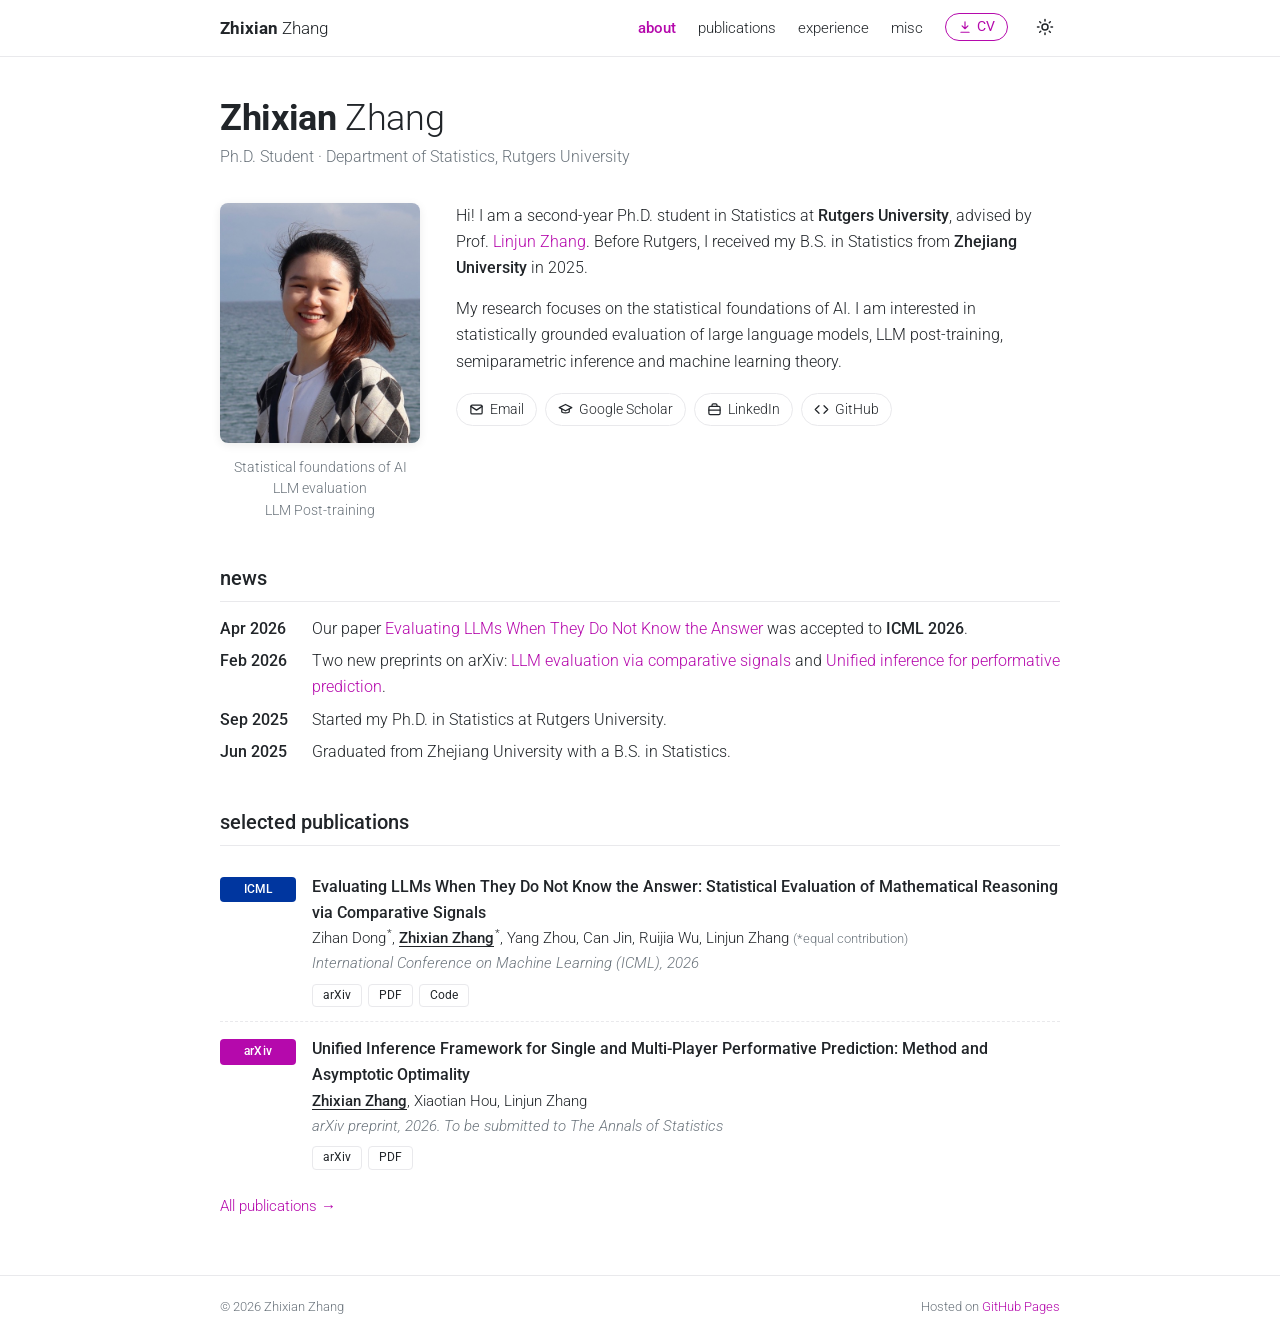
<file: index.html>
<!doctype html>
<html lang="en">
<head>
<meta charset="utf-8">
<meta name="viewport" content="width=device-width, initial-scale=1">
<title>Zhixian Zhang</title>
<meta name="description" content="Personal homepage of Zhixian Zhang: Ph.D. student in Statistics at Rutgers University, working on the statistical foundations of AI.">
<link rel="icon" href="/assets/img/favicon.svg" type="image/svg+xml">
<link rel="preconnect" href="https://fonts.googleapis.com">
<link rel="preconnect" href="https://fonts.gstatic.com" crossorigin>
<link rel="stylesheet" href="https://fonts.googleapis.com/css2?family=Roboto:wght@300;400;500;700&family=Roboto+Mono:wght@400&display=swap">
<link rel="stylesheet" href="/assets/css/style.css">
<script>
  (function () {
    var t; try { t = localStorage.getItem("theme"); } catch (e) {}
    if (!t) t = window.matchMedia && matchMedia("(prefers-color-scheme: dark)").matches ? "dark" : "light";
    document.documentElement.setAttribute("data-theme", t);
  })();
</script>
</head>
<body>
<header class="site-header">
  <nav class="container nav" aria-label="Main">
    <a class="brand" href="/"><b>Zhixian</b> Zhang</a>
    <button class="icon-btn menu-toggle" aria-label="Open menu" aria-expanded="false">
      <svg viewBox="0 0 24 24" fill="none" stroke="currentColor" stroke-width="2" stroke-linecap="round"><path d="M4 6h16M4 12h16M4 18h16"/></svg>
    </button>
    <ul class="menu">
      <li><a href="/" class="active" aria-current="page">about</a></li>
      <li><a href="/publications.html">publications</a></li>
      <li><a href="/experience.html">experience</a></li>
      <li><a href="/misc.html">misc</a></li>
      <li><a class="nav-cv" href="/assets/cv.pdf" download="Zhixian_Zhang_CV.pdf"><svg viewBox="0 0 24 24" fill="none" stroke="currentColor" stroke-width="2" stroke-linecap="round" stroke-linejoin="round"><path d="M12 3v12M7 10l5 5 5-5M5 21h14"/></svg>CV</a></li>
      <li class="theme-item">
        <button class="icon-btn theme-toggle" aria-label="Switch light / dark mode">
          <svg class="sun" viewBox="0 0 24 24" fill="none" stroke="currentColor" stroke-width="2" stroke-linecap="round"><circle cx="12" cy="12" r="4"/><path d="M12 2v2M12 20v2M4.9 4.9l1.4 1.4M17.7 17.7l1.4 1.4M2 12h2M20 12h2M4.9 19.1l1.4-1.4M17.7 6.3l1.4-1.4"/></svg>
          <svg class="moon" viewBox="0 0 24 24" fill="none" stroke="currentColor" stroke-width="2" stroke-linecap="round" stroke-linejoin="round"><path d="M21 12.8A9 9 0 1 1 11.2 3a7 7 0 0 0 9.8 9.8z"/></svg>
        </button>
      </li>
    </ul>
  </nav>
</header>

<main class="container">
  <h1 class="page-title"><b>Zhixian</b> Zhang</h1>
  <p class="page-desc">Ph.D. Student · Department of Statistics, Rutgers University</p>

  <div class="profile">
    <aside class="profile-side">
      <img class="avatar" src="/assets/img/avatar.jpg" alt="Photo of Zhixian Zhang" width="200" height="240">
      <div class="profile-meta">Statistical foundations of AI<br>LLM evaluation<br>LLM Post-training</div>
    </aside>

    <section class="profile-main">
      <p>Hi! I am a second-year Ph.D. student in Statistics at <b>Rutgers University</b>, advised by Prof. <a href="https://linjunz.github.io/">Linjun Zhang</a>. Before Rutgers, I received my B.S. in Statistics from <b>Zhejiang University</b> in 2025.</p>
      <p>My research focuses on the statistical foundations of AI. I am interested in statistically grounded evaluation of large language models, LLM post-training, semiparametric inference and machine learning theory.</p>
      <div class="links">
        <a href="mailto:zhixian.zhang@rutgers.edu"><svg viewBox="0 0 24 24" fill="none" stroke="currentColor" stroke-width="2" stroke-linecap="round" stroke-linejoin="round"><rect x="3" y="5" width="18" height="14" rx="2"/><path d="m3 7 9 6 9-6"/></svg>Email</a>
        <a href="https://scholar.google.com/citations?user=o0DkeFkAAAAJ&amp;hl=en"><svg viewBox="0 0 24 24" fill="none" stroke="currentColor" stroke-width="2" stroke-linecap="round" stroke-linejoin="round"><path d="M2 9l10-5 10 5-10 5z"/><path d="M6 11v5c3 2 9 2 12 0v-5"/></svg>Google Scholar</a>
        <a href="https://www.linkedin.com/in/zhixian-zhang-3ba7842a6/"><svg viewBox="0 0 24 24" fill="none" stroke="currentColor" stroke-width="2" stroke-linecap="round" stroke-linejoin="round"><rect x="3" y="7" width="18" height="13" rx="2"/><path d="M8 7V5a2 2 0 0 1 2-2h4a2 2 0 0 1 2 2v2M3 13h18"/></svg>LinkedIn</a>
        <a href="https://github.com/zhizhixian"><svg viewBox="0 0 24 24" fill="none" stroke="currentColor" stroke-width="2" stroke-linecap="round" stroke-linejoin="round"><path d="m8 6-6 6 6 6M16 6l6 6-6 6"/></svg>GitHub</a>
      </div>
    </section>
  </div>

  <h2 class="section">news</h2>
  <dl class="news">
    <dt>Apr 2026</dt><dd>Our paper <a href="https://arxiv.org/abs/2602.03061">Evaluating LLMs When They Do Not Know the Answer</a> was accepted to <b>ICML 2026</b>.</dd>
    <dt>Feb 2026</dt><dd>Two new preprints on arXiv: <a href="https://arxiv.org/abs/2602.03061">LLM evaluation via comparative signals</a> and <a href="https://arxiv.org/abs/2602.03049">Unified inference for performative prediction</a>.</dd>
    <dt>Sep 2025</dt><dd>Started my Ph.D. in Statistics at Rutgers University.</dd>
    <dt>Jun 2025</dt><dd>Graduated from Zhejiang University with a B.S. in Statistics.</dd>
  </dl>

  <h2 class="section">selected publications</h2>
  <ul class="pubs">
      <li class="pub">
        <span class="abbr">ICML</span>
        <div class="pub-body">
          <div class="pub-title">Evaluating LLMs When They Do Not Know the Answer: Statistical Evaluation of Mathematical Reasoning via Comparative Signals</div>
          <div class="pub-authors">Zihan Dong<sup>*</sup>, <span class="me">Zhixian Zhang</span><sup>*</sup>, Yang Zhou, Can Jin, Ruijia Wu, Linjun Zhang <span class="pub-note">(*equal contribution)</span></div>
          <div class="pub-venue">International Conference on Machine Learning (ICML), 2026</div>
          <div class="pub-btns"><a href="https://arxiv.org/abs/2602.03061">arXiv</a><a href="https://arxiv.org/pdf/2602.03061">PDF</a><a href="https://github.com/zihandong02/AI_evaluation">Code</a></div>
        </div>
      </li>
      <li class="pub">
        <span class="abbr preprint">arXiv</span>
        <div class="pub-body">
          <div class="pub-title">Unified Inference Framework for Single and Multi-Player Performative Prediction: Method and Asymptotic Optimality</div>
          <div class="pub-authors"><span class="me">Zhixian Zhang</span>, Xiaotian Hou, Linjun Zhang</div>
          <div class="pub-venue">arXiv preprint, 2026. To be submitted to <i>The Annals of Statistics</i></div>
          <div class="pub-btns"><a href="https://arxiv.org/abs/2602.03049">arXiv</a><a href="https://arxiv.org/pdf/2602.03049">PDF</a></div>
        </div>
      </li>
  </ul>
  <a class="more-link" href="/publications.html">All publications →</a>
</main>

<footer class="site-footer">
  <div class="container">
    <span>&copy; <span id="year">2026</span> Zhixian Zhang</span>
    <span>Hosted on <a href="https://pages.github.com">GitHub Pages</a></span>
  </div>
</footer>
<script src="/assets/js/main.js"></script>
</body>
</html>
</file>
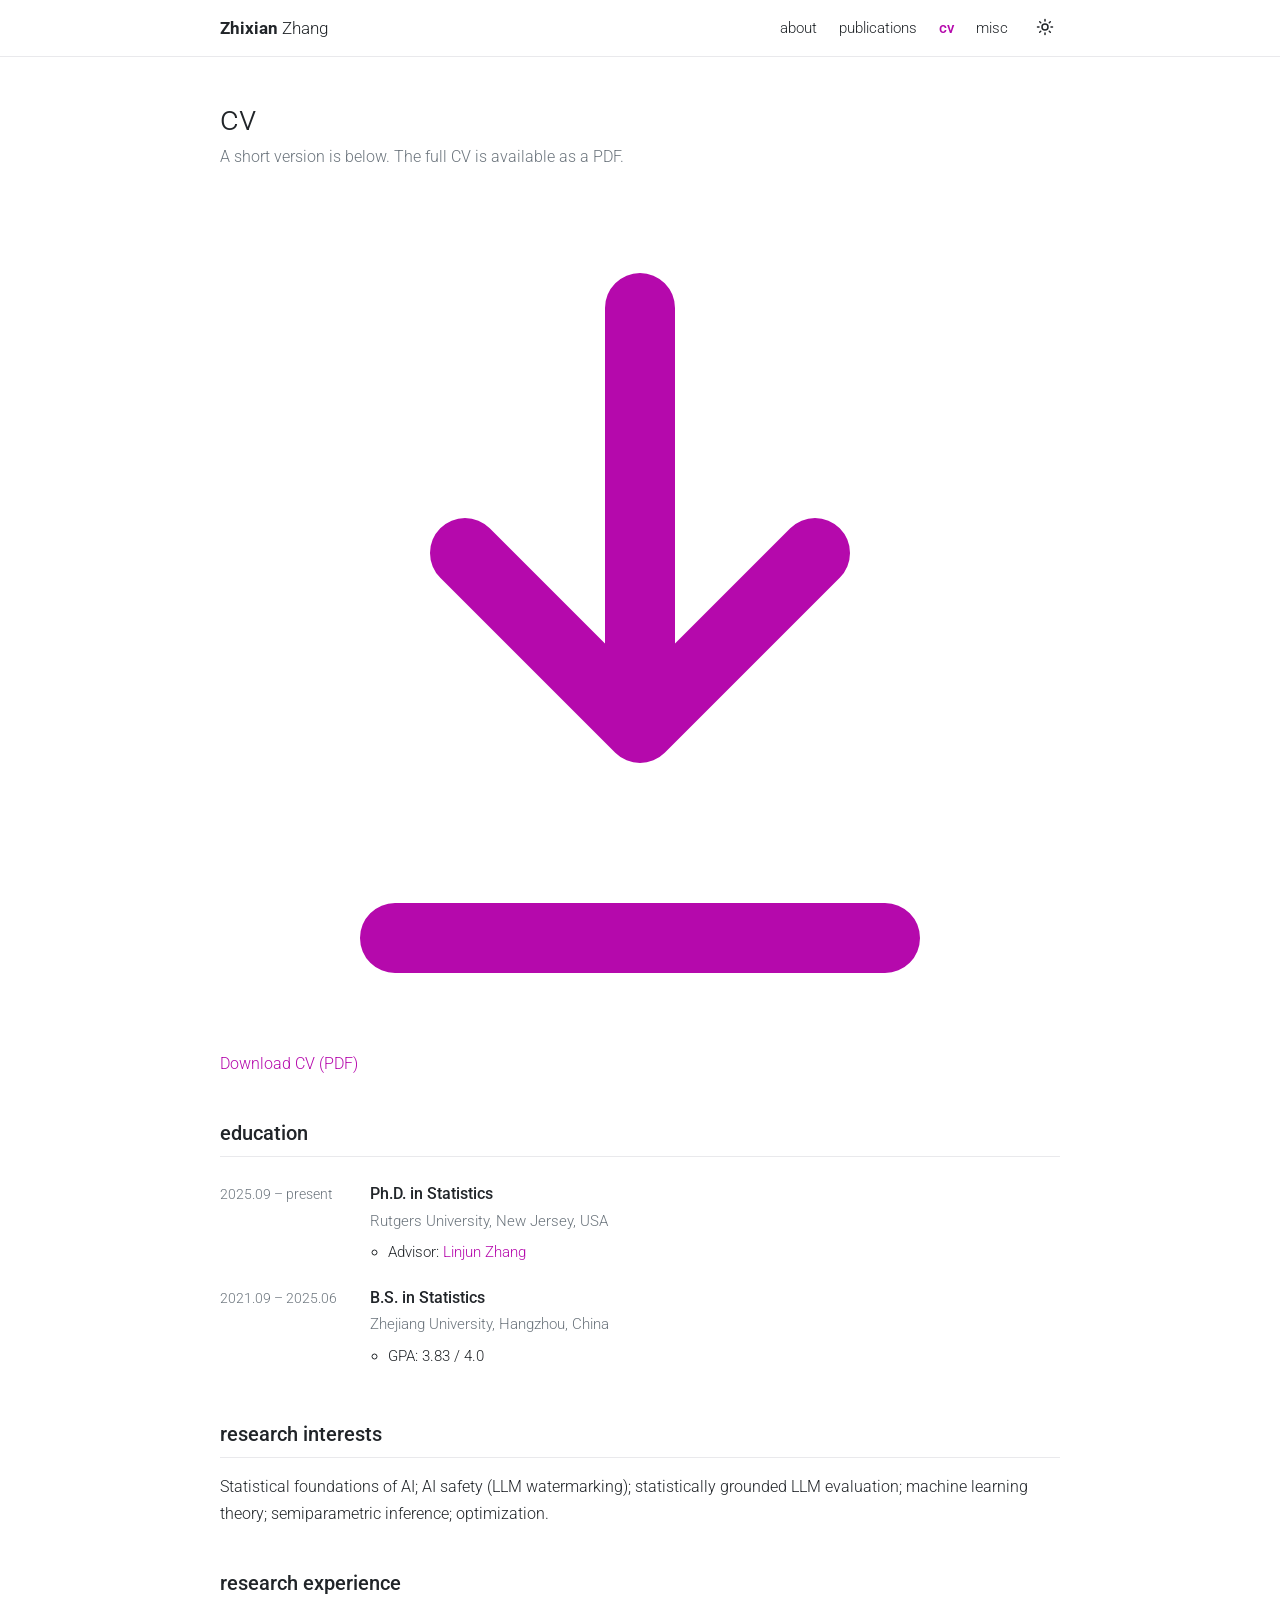
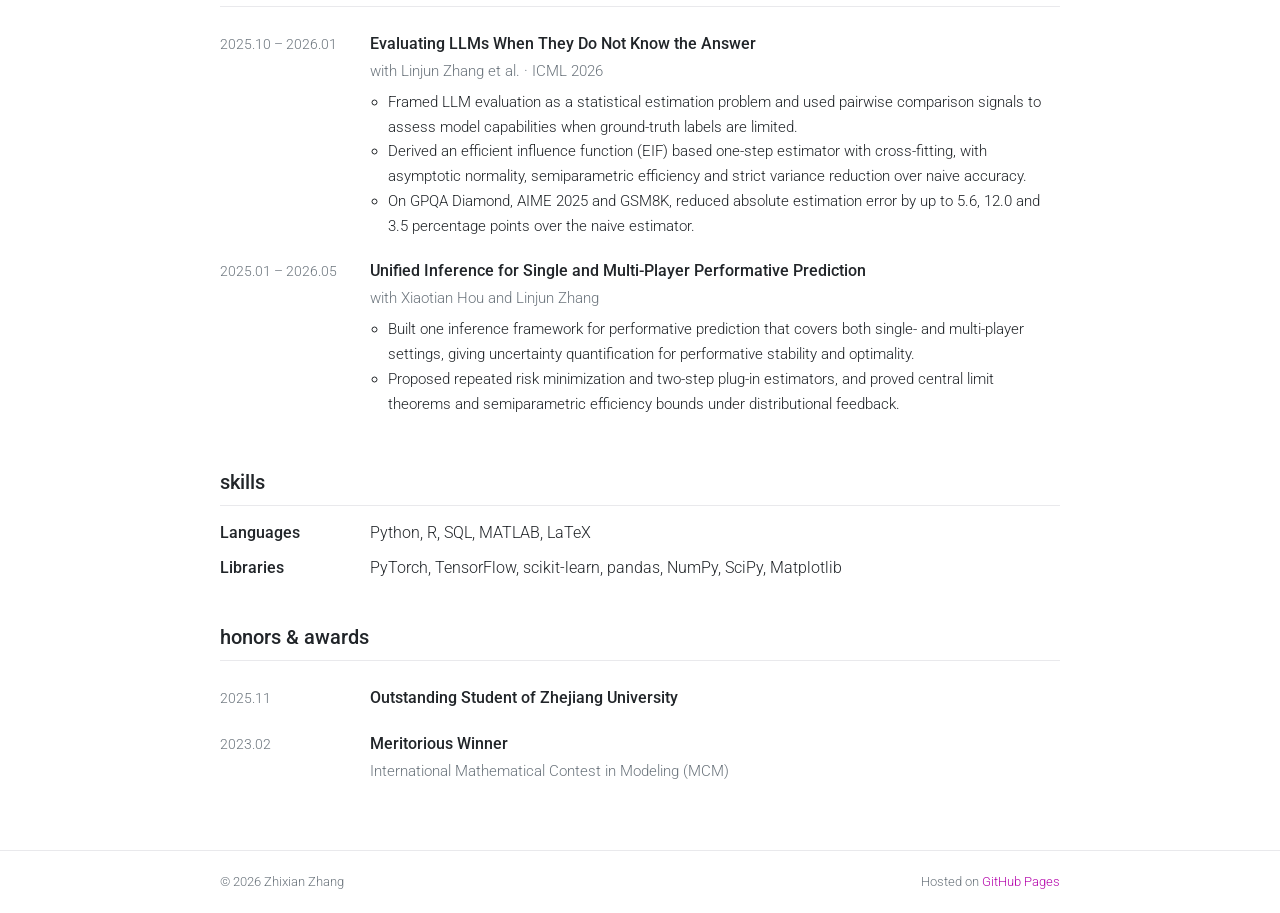
<file: cv.html>
<!doctype html>
<html lang="en">
<head>
<meta charset="utf-8">
<meta name="viewport" content="width=device-width, initial-scale=1">
<title>CV · Zhixian Zhang</title>
<meta name="description" content="Personal homepage of Zhixian Zhang: Ph.D. student in Statistics at Rutgers University, working on the statistical foundations of AI.">
<link rel="icon" href="/assets/img/favicon.svg" type="image/svg+xml">
<link rel="preconnect" href="https://fonts.googleapis.com">
<link rel="preconnect" href="https://fonts.gstatic.com" crossorigin>
<link rel="stylesheet" href="https://fonts.googleapis.com/css2?family=Roboto:wght@300;400;500;700&family=Roboto+Mono:wght@400&display=swap">
<link rel="stylesheet" href="/assets/css/style.css">
<script>
  (function () {
    var t; try { t = localStorage.getItem("theme"); } catch (e) {}
    if (!t) t = window.matchMedia && matchMedia("(prefers-color-scheme: dark)").matches ? "dark" : "light";
    document.documentElement.setAttribute("data-theme", t);
  })();
</script>
</head>
<body>
<header class="site-header">
  <nav class="container nav" aria-label="Main">
    <a class="brand" href="/"><b>Zhixian</b> Zhang</a>
    <button class="icon-btn menu-toggle" aria-label="Open menu" aria-expanded="false">
      <svg viewBox="0 0 24 24" fill="none" stroke="currentColor" stroke-width="2" stroke-linecap="round"><path d="M4 6h16M4 12h16M4 18h16"/></svg>
    </button>
    <ul class="menu">
      <li><a href="/">about</a></li>
      <li><a href="/publications.html">publications</a></li>
      <li><a href="/cv.html" class="active" aria-current="page">cv</a></li>
      <li><a href="/misc.html">misc</a></li>
      <li class="theme-item">
        <button class="icon-btn theme-toggle" aria-label="Switch light / dark mode">
          <svg class="sun" viewBox="0 0 24 24" fill="none" stroke="currentColor" stroke-width="2" stroke-linecap="round"><circle cx="12" cy="12" r="4"/><path d="M12 2v2M12 20v2M4.9 4.9l1.4 1.4M17.7 17.7l1.4 1.4M2 12h2M20 12h2M4.9 19.1l1.4-1.4M17.7 6.3l1.4-1.4"/></svg>
          <svg class="moon" viewBox="0 0 24 24" fill="none" stroke="currentColor" stroke-width="2" stroke-linecap="round" stroke-linejoin="round"><path d="M21 12.8A9 9 0 1 1 11.2 3a7 7 0 0 0 9.8 9.8z"/></svg>
        </button>
      </li>
    </ul>
  </nav>
</header>

<main class="container">
  <h1 class="page-title">cv</h1>
  <p class="page-desc">A short version is below. The full CV is available as a PDF.</p>
  <a class="cv-download" href="/assets/cv.pdf"><svg viewBox="0 0 24 24" fill="none" stroke="currentColor" stroke-width="2" stroke-linecap="round" stroke-linejoin="round"><path d="M12 3v12M7 10l5 5 5-5M5 21h14"/></svg>Download CV (PDF)</a>

  <h2 class="section">education</h2>
  <ul class="cv-list">
    <li class="cv-item"><div class="cv-when">2025.09 – present</div><div class="cv-what"><b>Ph.D. in Statistics</b><span>Rutgers University, New Jersey, USA</span><ul><li>Advisor: <a href="https://linjunz.github.io/">Linjun Zhang</a></li></ul></div></li>
    <li class="cv-item"><div class="cv-when">2021.09 – 2025.06</div><div class="cv-what"><b>B.S. in Statistics</b><span>Zhejiang University, Hangzhou, China</span><ul><li>GPA: 3.83 / 4.0</li></ul></div></li>
  </ul>

  <h2 class="section">research interests</h2>
  <p>Statistical foundations of AI; AI safety (LLM watermarking); statistically grounded LLM evaluation; machine learning theory; semiparametric inference; optimization.</p>

  <h2 class="section">research experience</h2>
  <ul class="cv-list">
    <li class="cv-item"><div class="cv-when">2025.10 – 2026.01</div><div class="cv-what"><b>Evaluating LLMs When They Do Not Know the Answer</b><span>with Linjun Zhang et al. · ICML 2026</span>
      <ul>
        <li>Framed LLM evaluation as a statistical estimation problem and used pairwise comparison signals to assess model capabilities when ground-truth labels are limited.</li>
        <li>Derived an efficient influence function (EIF) based one-step estimator with cross-fitting, with asymptotic normality, semiparametric efficiency and strict variance reduction over naive accuracy.</li>
        <li>On GPQA Diamond, AIME 2025 and GSM8K, reduced absolute estimation error by up to 5.6, 12.0 and 3.5 percentage points over the naive estimator.</li>
      </ul></div></li>
    <li class="cv-item"><div class="cv-when">2025.01 – 2026.05</div><div class="cv-what"><b>Unified Inference for Single and Multi-Player Performative Prediction</b><span>with Xiaotian Hou and Linjun Zhang</span>
      <ul>
        <li>Built one inference framework for performative prediction that covers both single- and multi-player settings, giving uncertainty quantification for performative stability and optimality.</li>
        <li>Proposed repeated risk minimization and two-step plug-in estimators, and proved central limit theorems and semiparametric efficiency bounds under distributional feedback.</li>
      </ul></div></li>
  </ul>

  <h2 class="section">skills</h2>
  <dl class="skills">
    <dt>Languages</dt><dd>Python, R, SQL, MATLAB, LaTeX</dd>
    <dt>Libraries</dt><dd>PyTorch, TensorFlow, scikit-learn, pandas, NumPy, SciPy, Matplotlib</dd>
  </dl>

  <h2 class="section">honors &amp; awards</h2>
  <ul class="cv-list">
    <li class="cv-item"><div class="cv-when">2025.11</div><div class="cv-what"><b>Outstanding Student of Zhejiang University</b></div></li>
    <li class="cv-item"><div class="cv-when">2023.02</div><div class="cv-what"><b>Meritorious Winner</b><span>International Mathematical Contest in Modeling (MCM)</span></div></li>
  </ul>
</main>

<footer class="site-footer">
  <div class="container">
    <span>&copy; <span id="year">2026</span> Zhixian Zhang</span>
    <span>Hosted on <a href="https://pages.github.com">GitHub Pages</a></span>
  </div>
</footer>
<script src="/assets/js/main.js"></script>
</body>
</html>
</file>
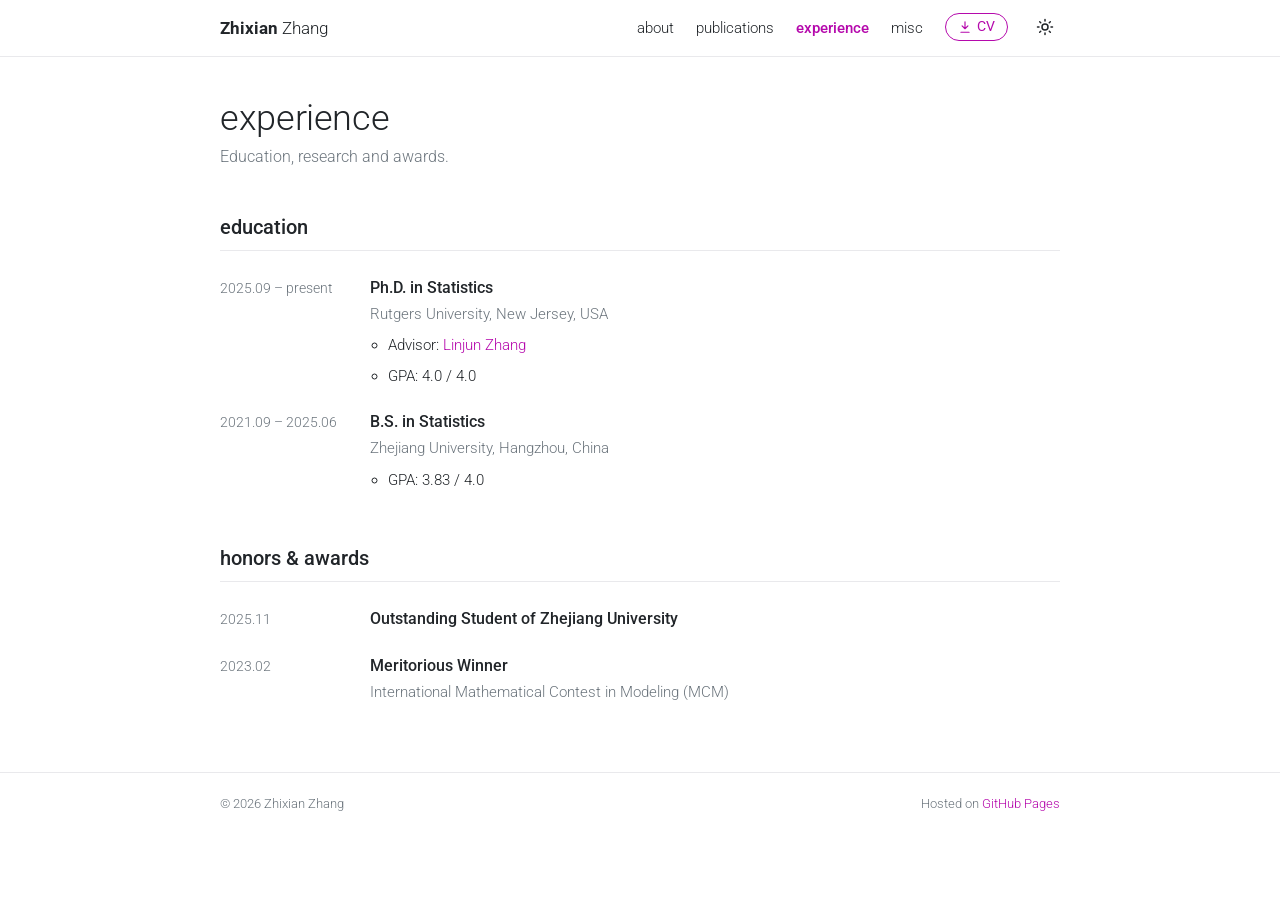
<file: experience.html>
<!doctype html>
<html lang="en">
<head>
<meta charset="utf-8">
<meta name="viewport" content="width=device-width, initial-scale=1">
<title>Experience · Zhixian Zhang</title>
<meta name="description" content="Personal homepage of Zhixian Zhang: Ph.D. student in Statistics at Rutgers University, working on the statistical foundations of AI.">
<link rel="icon" href="/assets/img/favicon.svg" type="image/svg+xml">
<link rel="preconnect" href="https://fonts.googleapis.com">
<link rel="preconnect" href="https://fonts.gstatic.com" crossorigin>
<link rel="stylesheet" href="https://fonts.googleapis.com/css2?family=Roboto:wght@300;400;500;700&family=Roboto+Mono:wght@400&display=swap">
<link rel="stylesheet" href="/assets/css/style.css">
<script>
  (function () {
    var t; try { t = localStorage.getItem("theme"); } catch (e) {}
    if (!t) t = window.matchMedia && matchMedia("(prefers-color-scheme: dark)").matches ? "dark" : "light";
    document.documentElement.setAttribute("data-theme", t);
  })();
</script>
</head>
<body>
<header class="site-header">
  <nav class="container nav" aria-label="Main">
    <a class="brand" href="/"><b>Zhixian</b> Zhang</a>
    <button class="icon-btn menu-toggle" aria-label="Open menu" aria-expanded="false">
      <svg viewBox="0 0 24 24" fill="none" stroke="currentColor" stroke-width="2" stroke-linecap="round"><path d="M4 6h16M4 12h16M4 18h16"/></svg>
    </button>
    <ul class="menu">
      <li><a href="/">about</a></li>
      <li><a href="/publications.html">publications</a></li>
      <li><a href="/experience.html" class="active" aria-current="page">experience</a></li>
      <li><a href="/misc.html">misc</a></li>
      <li><a class="nav-cv" href="/assets/cv.pdf" download="Zhixian_Zhang_CV.pdf"><svg viewBox="0 0 24 24" fill="none" stroke="currentColor" stroke-width="2" stroke-linecap="round" stroke-linejoin="round"><path d="M12 3v12M7 10l5 5 5-5M5 21h14"/></svg>CV</a></li>
      <li class="theme-item">
        <button class="icon-btn theme-toggle" aria-label="Switch light / dark mode">
          <svg class="sun" viewBox="0 0 24 24" fill="none" stroke="currentColor" stroke-width="2" stroke-linecap="round"><circle cx="12" cy="12" r="4"/><path d="M12 2v2M12 20v2M4.9 4.9l1.4 1.4M17.7 17.7l1.4 1.4M2 12h2M20 12h2M4.9 19.1l1.4-1.4M17.7 6.3l1.4-1.4"/></svg>
          <svg class="moon" viewBox="0 0 24 24" fill="none" stroke="currentColor" stroke-width="2" stroke-linecap="round" stroke-linejoin="round"><path d="M21 12.8A9 9 0 1 1 11.2 3a7 7 0 0 0 9.8 9.8z"/></svg>
        </button>
      </li>
    </ul>
  </nav>
</header>

<main class="container">
  <h1 class="page-title">experience</h1>
  <p class="page-desc">Education, research and awards.</p>

  <h2 class="section">education</h2>
  <ul class="cv-list">
    <li class="cv-item"><div class="cv-when">2025.09 – present</div><div class="cv-what"><b>Ph.D. in Statistics</b><span>Rutgers University, New Jersey, USA</span><ul><li>Advisor: <a href="https://linjunz.github.io/">Linjun Zhang</a></li></ul><ul><li>GPA: 4.0 / 4.0</li></ul></div></li>
    <li class="cv-item"><div class="cv-when">2021.09 – 2025.06</div><div class="cv-what"><b>B.S. in Statistics</b><span>Zhejiang University, Hangzhou, China</span><ul><li>GPA: 3.83 / 4.0</li></ul></div></li>
  </ul>

  <h2 class="section">honors &amp; awards</h2>
  <ul class="cv-list">
    <li class="cv-item"><div class="cv-when">2025.11</div><div class="cv-what"><b>Outstanding Student of Zhejiang University</b></div></li>
    <li class="cv-item"><div class="cv-when">2023.02</div><div class="cv-what"><b>Meritorious Winner</b><span>International Mathematical Contest in Modeling (MCM)</span></div></li>
  </ul>
</main>

<footer class="site-footer">
  <div class="container">
    <span>&copy; <span id="year">2026</span> Zhixian Zhang</span>
    <span>Hosted on <a href="https://pages.github.com">GitHub Pages</a></span>
  </div>
</footer>
<script src="/assets/js/main.js"></script>
</body>
</html>
</file>
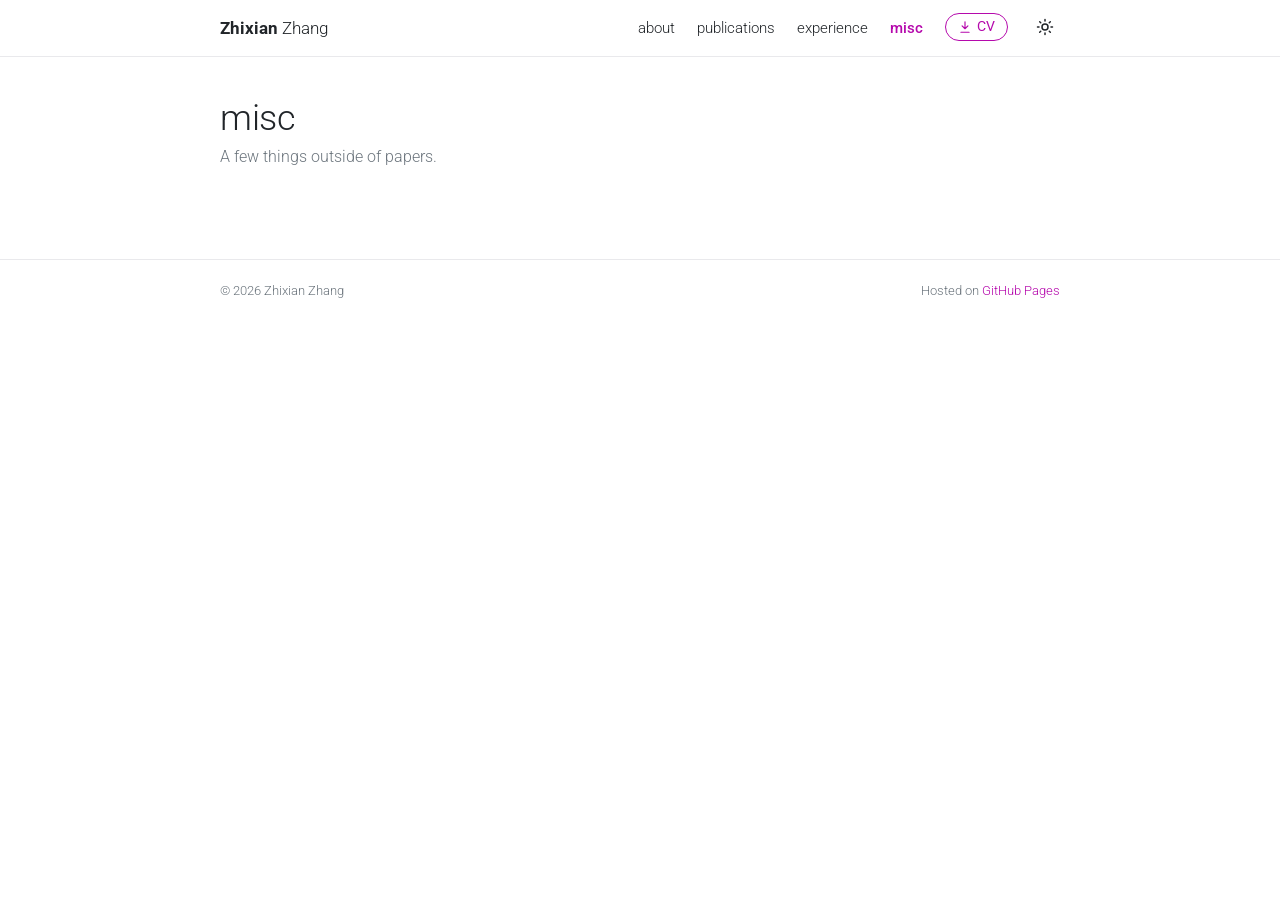
<file: misc.html>
<!doctype html>
<html lang="en">
<head>
<meta charset="utf-8">
<meta name="viewport" content="width=device-width, initial-scale=1">
<title>Misc · Zhixian Zhang</title>
<meta name="description" content="Personal homepage of Zhixian Zhang: Ph.D. student in Statistics at Rutgers University, working on the statistical foundations of AI.">
<link rel="icon" href="/assets/img/favicon.svg" type="image/svg+xml">
<link rel="preconnect" href="https://fonts.googleapis.com">
<link rel="preconnect" href="https://fonts.gstatic.com" crossorigin>
<link rel="stylesheet" href="https://fonts.googleapis.com/css2?family=Roboto:wght@300;400;500;700&family=Roboto+Mono:wght@400&display=swap">
<link rel="stylesheet" href="/assets/css/style.css">
<script>
  (function () {
    var t; try { t = localStorage.getItem("theme"); } catch (e) {}
    if (!t) t = window.matchMedia && matchMedia("(prefers-color-scheme: dark)").matches ? "dark" : "light";
    document.documentElement.setAttribute("data-theme", t);
  })();
</script>
</head>
<body>
<header class="site-header">
  <nav class="container nav" aria-label="Main">
    <a class="brand" href="/"><b>Zhixian</b> Zhang</a>
    <button class="icon-btn menu-toggle" aria-label="Open menu" aria-expanded="false">
      <svg viewBox="0 0 24 24" fill="none" stroke="currentColor" stroke-width="2" stroke-linecap="round"><path d="M4 6h16M4 12h16M4 18h16"/></svg>
    </button>
    <ul class="menu">
      <li><a href="/">about</a></li>
      <li><a href="/publications.html">publications</a></li>
      <li><a href="/experience.html">experience</a></li>
      <li><a href="/misc.html" class="active" aria-current="page">misc</a></li>
      <li><a class="nav-cv" href="/assets/cv.pdf" download="Zhixian_Zhang_CV.pdf"><svg viewBox="0 0 24 24" fill="none" stroke="currentColor" stroke-width="2" stroke-linecap="round" stroke-linejoin="round"><path d="M12 3v12M7 10l5 5 5-5M5 21h14"/></svg>CV</a></li>
      <li class="theme-item">
        <button class="icon-btn theme-toggle" aria-label="Switch light / dark mode">
          <svg class="sun" viewBox="0 0 24 24" fill="none" stroke="currentColor" stroke-width="2" stroke-linecap="round"><circle cx="12" cy="12" r="4"/><path d="M12 2v2M12 20v2M4.9 4.9l1.4 1.4M17.7 17.7l1.4 1.4M2 12h2M20 12h2M4.9 19.1l1.4-1.4M17.7 6.3l1.4-1.4"/></svg>
          <svg class="moon" viewBox="0 0 24 24" fill="none" stroke="currentColor" stroke-width="2" stroke-linecap="round" stroke-linejoin="round"><path d="M21 12.8A9 9 0 1 1 11.2 3a7 7 0 0 0 9.8 9.8z"/></svg>
        </button>
      </li>
    </ul>
  </nav>
</header>

<main class="container">
  <h1 class="page-title">misc</h1>
  <p class="page-desc">A few things outside of papers.</p>
  
  <!-- To add a section about life outside research, uncomment and edit:
  <h2 class="section">beyond research</h2>
  <p>Hobbies, sports, books, places you have been...</p>
  -->
</main>

<footer class="site-footer">
  <div class="container">
    <span>&copy; <span id="year">2026</span> Zhixian Zhang</span>
    <span>Hosted on <a href="https://pages.github.com">GitHub Pages</a></span>
  </div>
</footer>
<script src="/assets/js/main.js"></script>
</body>
</html>
</file>
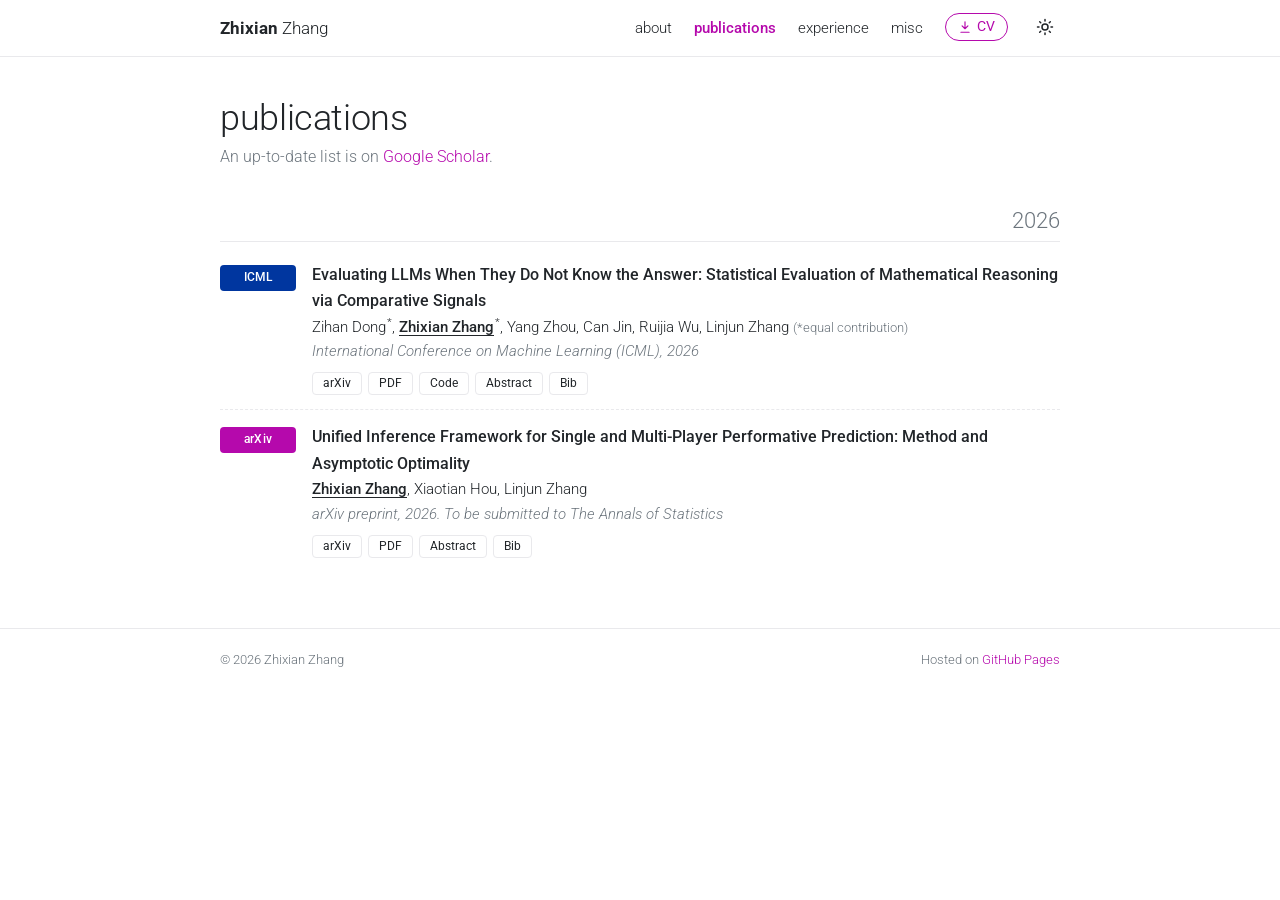
<file: publications.html>
<!doctype html>
<html lang="en">
<head>
<meta charset="utf-8">
<meta name="viewport" content="width=device-width, initial-scale=1">
<title>Publications · Zhixian Zhang</title>
<meta name="description" content="Personal homepage of Zhixian Zhang: Ph.D. student in Statistics at Rutgers University, working on the statistical foundations of AI.">
<link rel="icon" href="/assets/img/favicon.svg" type="image/svg+xml">
<link rel="preconnect" href="https://fonts.googleapis.com">
<link rel="preconnect" href="https://fonts.gstatic.com" crossorigin>
<link rel="stylesheet" href="https://fonts.googleapis.com/css2?family=Roboto:wght@300;400;500;700&family=Roboto+Mono:wght@400&display=swap">
<link rel="stylesheet" href="/assets/css/style.css">
<script>
  (function () {
    var t; try { t = localStorage.getItem("theme"); } catch (e) {}
    if (!t) t = window.matchMedia && matchMedia("(prefers-color-scheme: dark)").matches ? "dark" : "light";
    document.documentElement.setAttribute("data-theme", t);
  })();
</script>
</head>
<body>
<header class="site-header">
  <nav class="container nav" aria-label="Main">
    <a class="brand" href="/"><b>Zhixian</b> Zhang</a>
    <button class="icon-btn menu-toggle" aria-label="Open menu" aria-expanded="false">
      <svg viewBox="0 0 24 24" fill="none" stroke="currentColor" stroke-width="2" stroke-linecap="round"><path d="M4 6h16M4 12h16M4 18h16"/></svg>
    </button>
    <ul class="menu">
      <li><a href="/">about</a></li>
      <li><a href="/publications.html" class="active" aria-current="page">publications</a></li>
      <li><a href="/experience.html">experience</a></li>
      <li><a href="/misc.html">misc</a></li>
      <li><a class="nav-cv" href="/assets/cv.pdf" download="Zhixian_Zhang_CV.pdf"><svg viewBox="0 0 24 24" fill="none" stroke="currentColor" stroke-width="2" stroke-linecap="round" stroke-linejoin="round"><path d="M12 3v12M7 10l5 5 5-5M5 21h14"/></svg>CV</a></li>
      <li class="theme-item">
        <button class="icon-btn theme-toggle" aria-label="Switch light / dark mode">
          <svg class="sun" viewBox="0 0 24 24" fill="none" stroke="currentColor" stroke-width="2" stroke-linecap="round"><circle cx="12" cy="12" r="4"/><path d="M12 2v2M12 20v2M4.9 4.9l1.4 1.4M17.7 17.7l1.4 1.4M2 12h2M20 12h2M4.9 19.1l1.4-1.4M17.7 6.3l1.4-1.4"/></svg>
          <svg class="moon" viewBox="0 0 24 24" fill="none" stroke="currentColor" stroke-width="2" stroke-linecap="round" stroke-linejoin="round"><path d="M21 12.8A9 9 0 1 1 11.2 3a7 7 0 0 0 9.8 9.8z"/></svg>
        </button>
      </li>
    </ul>
  </nav>
</header>

<main class="container">
  <h1 class="page-title">publications</h1>
  <p class="page-desc">An up-to-date list is on <a href="https://scholar.google.com/citations?user=o0DkeFkAAAAJ&amp;hl=en">Google Scholar</a>.</p>
  <!-- To add a paper: copy a <li class="pub"> block and give its Abstract/Bib ids a new unique name. -->

  <section class="pub-year">
    <h3>2026</h3>
    <ul class="pubs">
      <li class="pub">
        <span class="abbr">ICML</span>
        <div class="pub-body">
          <div class="pub-title">Evaluating LLMs When They Do Not Know the Answer: Statistical Evaluation of Mathematical Reasoning via Comparative Signals</div>
          <div class="pub-authors">Zihan Dong<sup>*</sup>, <span class="me">Zhixian Zhang</span><sup>*</sup>, Yang Zhou, Can Jin, Ruijia Wu, Linjun Zhang <span class="pub-note">(*equal contribution)</span></div>
          <div class="pub-venue">International Conference on Machine Learning (ICML), 2026</div>
          <div class="pub-btns"><a href="https://arxiv.org/abs/2602.03061">arXiv</a><a href="https://arxiv.org/pdf/2602.03061">PDF</a><a href="https://github.com/zihandong02/AI_evaluation">Code</a><button type="button" data-toggle="icml26-abs">Abstract</button><button type="button" data-toggle="icml26-bib">Bib</button></div>
          <div class="pub-extra" id="icml26-abs" hidden><p>Evaluating mathematical reasoning in LLMs is constrained by limited benchmark sizes and inherent model stochasticity, yielding high-variance accuracy estimates and unstable rankings across platforms. On difficult problems, an LLM may fail to produce a correct final answer, yet still provide reliable pairwise comparison signals indicating which of two candidate solutions is better. We leverage this observation to design a statistically efficient evaluation framework that combines standard labeled outcomes with pairwise comparison signals obtained by having models judge auxiliary reasoning chains. Treating these comparison signals as control variates, we develop a semiparametric estimator based on the efficient influence function (EIF) for the setting where auxiliary reasoning chains are observed. This yields a one-step estimator that achieves the semiparametric efficiency bound, guarantees strict variance reduction over naive sample averaging, and admits asymptotic normality for principled uncertainty quantification. Across simulations, our one-step estimator substantially improves ranking accuracy, with gains increasing as model output noise grows. Experiments on GPQA Diamond, AIME 2025, and GSM8K further demonstrate more precise performance estimation and more reliable model rankings, especially in small-sample regimes where conventional evaluation is pretty unstable.</p></div>
          <div class="pub-extra" id="icml26-bib" hidden><pre>@inproceedings{dong2026evaluating,
  title     = {Evaluating {LLMs} When They Do Not Know the Answer: Statistical
               Evaluation of Mathematical Reasoning via Comparative Signals},
  author    = {Dong, Zihan and Zhang, Zhixian and Zhou, Yang and Jin, Can
               and Wu, Ruijia and Zhang, Linjun},
  booktitle = {International Conference on Machine Learning (ICML)},
  year      = {2026}
}</pre></div>
        </div>
      </li>
      <li class="pub">
        <span class="abbr preprint">arXiv</span>
        <div class="pub-body">
          <div class="pub-title">Unified Inference Framework for Single and Multi-Player Performative Prediction: Method and Asymptotic Optimality</div>
          <div class="pub-authors"><span class="me">Zhixian Zhang</span>, Xiaotian Hou, Linjun Zhang</div>
          <div class="pub-venue">arXiv preprint, 2026. To be submitted to <i>The Annals of Statistics</i></div>
          <div class="pub-btns"><a href="https://arxiv.org/abs/2602.03049">arXiv</a><a href="https://arxiv.org/pdf/2602.03049">PDF</a><button type="button" data-toggle="pp26-abs">Abstract</button><button type="button" data-toggle="pp26-bib">Bib</button></div>
          <div class="pub-extra" id="pp26-abs" hidden><p>Performative prediction characterizes environments where predictive models alter the very data distributions they aim to forecast, triggering complex feedback loops. While prior research treats single-agent and multi-agent performativity as distinct phenomena, this paper introduces a unified statistical inference framework that bridges these contexts, treating the former as a special case of the latter. Our contribution is two-fold. First, we put forward the Repeated Risk Minimization (RRM) procedure for estimating the performative stability, and establish a rigorous inferential theory for admitting its asymptotic normality and confirming its asymptotic efficiency. Second, for the performative optimality, we introduce a novel two-step plug-in estimator that integrates the idea of Recalibrated Prediction Powered Inference (RePPI) with Importance Sampling, and further provide formal derivations for the Central Limit Theorems of both the underlying distributional parameters and the plug-in results. The theoretical analysis demonstrates that our estimator achieves the semiparametric efficiency bound and maintains robustness under mild distributional misspecification. This work provides a principled toolkit for reliable estimation and decision-making in dynamic, performative environments.</p></div>
          <div class="pub-extra" id="pp26-bib" hidden><pre>@article{zhang2026unified,
  title   = {Unified Inference Framework for Single and Multi-Player Performative
             Prediction: Method and Asymptotic Optimality},
  author  = {Zhang, Zhixian and Hou, Xiaotian and Zhang, Linjun},
  journal = {arXiv preprint arXiv:2602.03049},
  year    = {2026}
}</pre></div>
        </div>
      </li>
    </ul>
  </section>
</main>

<footer class="site-footer">
  <div class="container">
    <span>&copy; <span id="year">2026</span> Zhixian Zhang</span>
    <span>Hosted on <a href="https://pages.github.com">GitHub Pages</a></span>
  </div>
</footer>
<script src="/assets/js/main.js"></script>
</body>
</html>
</file>
<file: assets/css/style.css>
/* ==========================================================
   Site styles. Colors live in the variables below:
   change --accent to change the site's main color.
   ========================================================== */
:root {
  --bg: #ffffff;
  --fg: #212529;
  --muted: #6c757d;
  --line: #e9e9ec;
  --card: #f8f8fa;
  --accent: #b509ac;
  --accent-soft: rgba(181, 9, 172, 0.08);
  --badge: #00369f;
  --code-bg: #f4f4f6;
  --font: "Roboto", "Helvetica Neue", Arial, "PingFang SC", "Microsoft YaHei", sans-serif;
  --mono: "Roboto Mono", ui-monospace, Menlo, monospace;
  --max: 880px;
  color-scheme: light;
}
html[data-theme="dark"] {
  --bg: #1c1c1e;
  --fg: #e6e6e8;
  --muted: #a1a6ad;
  --line: #34343a;
  --card: #242428;
  --accent: #e36fdc;
  --accent-soft: rgba(227, 111, 220, 0.12);
  --badge: #3d6fd6;
  --code-bg: #2a2a2f;
  color-scheme: dark;
}

* { box-sizing: border-box; }
html { scroll-behavior: smooth; }
@media (prefers-reduced-motion: reduce) { html { scroll-behavior: auto; } }
body {
  margin: 0;
  background: var(--bg);
  color: var(--fg);
  font-family: var(--font);
  font-weight: 300;
  font-size: 16px;
  line-height: 1.65;
  transition: background-color .2s, color .2s;
}
img { max-width: 100%; display: block; }
a { color: var(--accent); text-decoration: none; }
a:hover { text-decoration: underline; }
a:focus-visible, button:focus-visible { outline: 2px solid var(--accent); outline-offset: 2px; border-radius: 3px; }
b, strong { font-weight: 500; }
.container { max-width: var(--max); margin: 0 auto; padding-left: 20px; padding-right: 20px; }

/* ---------- Navbar ---------- */
.site-header {
  position: sticky; top: 0; z-index: 10;
  background: var(--bg);
  border-bottom: 1px solid var(--line);
  transition: background-color .2s;
}
.nav { display: flex; align-items: center; justify-content: space-between; gap: 16px; min-height: 56px; }
.brand { color: var(--fg); font-size: 17px; font-weight: 300; white-space: nowrap; }
.brand b { font-weight: 700; }
.brand:hover { text-decoration: none; color: var(--accent); }
.menu { display: flex; align-items: center; gap: 22px; list-style: none; margin: 0; padding: 0; }
.menu a { color: var(--fg); font-size: 15px; }
.menu a:hover { color: var(--accent); text-decoration: none; }
.menu a.active { color: var(--accent); font-weight: 500; }
.icon-btn {
  background: none; border: 0; padding: 6px; cursor: pointer; color: var(--fg);
  display: inline-flex; align-items: center; justify-content: center; border-radius: 6px;
}
.icon-btn:hover { color: var(--accent); }
.icon-btn svg { width: 18px; height: 18px; }
.theme-toggle .moon { display: none; }
html[data-theme="dark"] .theme-toggle .sun { display: none; }
html[data-theme="dark"] .theme-toggle .moon { display: block; }
.menu-toggle { display: none; }
.menu a.nav-cv {
  display: inline-flex; align-items: center; gap: 5px;
  font-size: 14px; font-weight: 400; line-height: 1.4;
  padding: 3px 12px; border: 1px solid var(--accent); border-radius: 999px; color: var(--accent);
}
.menu a.nav-cv:hover { background: var(--accent); color: #fff; }
.nav-cv svg { width: 14px; height: 14px; }

@media (max-width: 640px) {
  .menu-toggle { display: inline-flex; }
  .menu {
    display: none; position: absolute; left: 0; right: 0; top: 100%;
    flex-direction: column; align-items: flex-start; gap: 0;
    background: var(--bg); border-bottom: 1px solid var(--line);
    padding: 6px 20px 12px;
  }
  .menu.open { display: flex; }
  .menu li { width: 100%; }
  .menu a { display: block; padding: 8px 0; }
  .menu a.nav-cv { margin: 6px 0 2px; padding: 3px 12px; }
  .menu .theme-item { padding-top: 4px; }
}

/* ---------- Page ---------- */
main { padding-block: 40px 56px; }
.page-title { font-size: 36px; font-weight: 300; margin: 0 0 4px; letter-spacing: -0.01em; line-height: 1.2; }
.page-title b { font-weight: 700; }
.page-desc { color: var(--muted); margin: 0 0 32px; }
h2.section {
  font-size: 20px; font-weight: 500; margin: 40px 0 14px;
  padding-bottom: 6px; border-bottom: 1px solid var(--line);
}

/* ---------- About ---------- */
.profile { display: flex; gap: 36px; align-items: flex-start; }
.profile-side { flex: 0 0 200px; display: flex; flex-direction: column; align-items: center; gap: 14px; text-align: center; }
.avatar { width: 200px; aspect-ratio: 5 / 6; object-fit: cover; border-radius: 8px; box-shadow: 0 2px 10px rgba(0,0,0,.08); }
.profile-meta { font-size: 14px; color: var(--muted); line-height: 1.55; }
.profile-main { flex: 1; min-width: 0; }
.profile-main p { margin: 0 0 14px; }
.links { display: flex; flex-wrap: wrap; gap: 8px; margin-top: 18px; }
.links a {
  display: inline-flex; align-items: center; gap: 6px;
  font-size: 14px; padding: 4px 12px;
  border: 1px solid var(--line); border-radius: 999px; color: var(--fg);
}
.links a:hover { border-color: var(--accent); color: var(--accent); text-decoration: none; }
.links svg { width: 15px; height: 15px; }
@media (max-width: 640px) {
  .profile { flex-direction: column; align-items: center; gap: 20px; }
  .profile-side { flex-basis: auto; }
  .avatar { width: 160px; }
}

.news { display: grid; grid-template-columns: max-content 1fr; gap: 6px 24px; margin: 0; }
.news dt { font-weight: 500; white-space: nowrap; font-variant-numeric: tabular-nums; }
.news dd { margin: 0; }
@media (max-width: 480px) {
  .news { grid-template-columns: 1fr; gap: 0; }
  .news dd { margin-bottom: 10px; }
}
.more-link { display: inline-block; margin-top: 10px; font-size: 15px; }

/* ---------- Publications ---------- */
.pub-year { position: relative; }
.pub-year h3 {
  font-size: 22px; font-weight: 300; color: var(--muted);
  margin: 30px 0 6px; text-align: right;
  border-bottom: 1px solid var(--line); padding-bottom: 2px;
}
.pubs { list-style: none; margin: 0; padding: 0; }
.pub { display: flex; gap: 16px; padding: 14px 0; }
.pub + .pub { border-top: 1px dashed var(--line); }
.abbr {
  flex: none; width: 76px; align-self: flex-start;
  text-align: center; font-size: 12px; font-weight: 500; letter-spacing: .02em;
  color: #fff; background: var(--badge); border-radius: 4px; padding: 3px 0; margin-top: 3px;
}
.abbr.preprint { background: var(--accent); }
.pub-body { flex: 1; min-width: 0; }
.pub-title { font-weight: 500; }
.pub-authors { font-size: 15px; }
.pub-authors .me { font-weight: 500; text-decoration: underline; text-underline-offset: 3px; }
.pub-authors sup { font-size: 0.7em; line-height: 0; margin-left: 1px; }
.pub-note { font-size: 13px; color: var(--muted); white-space: nowrap; }
.pub-venue { font-size: 15px; font-style: italic; color: var(--muted); }
.pub-btns { display: flex; flex-wrap: wrap; gap: 6px; margin-top: 8px; }
.pub-btns a, .pub-btns button {
  font: inherit; font-size: 12px; font-weight: 400; line-height: 1.6;
  color: var(--fg); background: transparent; cursor: pointer;
  border: 1px solid var(--line); border-radius: 4px; padding: 1px 10px;
}
.pub-btns a:hover, .pub-btns button:hover, .pub-btns button[aria-expanded="true"] {
  border-color: var(--accent); color: var(--accent); text-decoration: none;
}
.pub-extra { margin-top: 10px; font-size: 14px; }
.pub-extra pre {
  margin: 0; padding: 12px 14px; background: var(--code-bg); border-radius: 6px;
  font-family: var(--mono); font-size: 12.5px; line-height: 1.5; overflow-x: auto;
}
.pub-extra p { margin: 0; padding: 12px 14px; background: var(--card); border-radius: 6px; }
@media (max-width: 480px) {
  .pub { flex-direction: column; gap: 6px; }
}

/* ---------- Experience ---------- */
.cv-list { list-style: none; margin: 0; padding: 0; }
.cv-item { display: grid; grid-template-columns: 130px 1fr; gap: 20px; padding: 10px 0; }
.cv-when { color: var(--muted); font-size: 14px; padding-top: 2px; font-variant-numeric: tabular-nums; }
.cv-what b { display: block; }
.cv-what span { color: var(--muted); font-size: 15px; }
.cv-what ul { margin: 6px 0 0; padding-left: 18px; font-size: 15px; }
.skills { display: grid; grid-template-columns: 130px 1fr; gap: 8px 20px; margin: 0; }
.skills dt { font-weight: 500; }
.skills dd { margin: 0; }
@media (max-width: 480px) {
  .cv-item, .skills { grid-template-columns: 1fr; gap: 2px; }
  .skills dd { margin-bottom: 8px; }
}

/* ---------- Footer ---------- */
.site-footer { border-top: 1px solid var(--line); padding-block: 20px; font-size: 13px; color: var(--muted); }
.site-footer .container { display: flex; justify-content: space-between; flex-wrap: wrap; gap: 8px; }

/* ---------- 404 ---------- */
.notfound { text-align: center; padding-block: 60px; }
.notfound .code { font-size: 72px; font-weight: 700; color: var(--accent); line-height: 1; margin: 0; }
</file>
